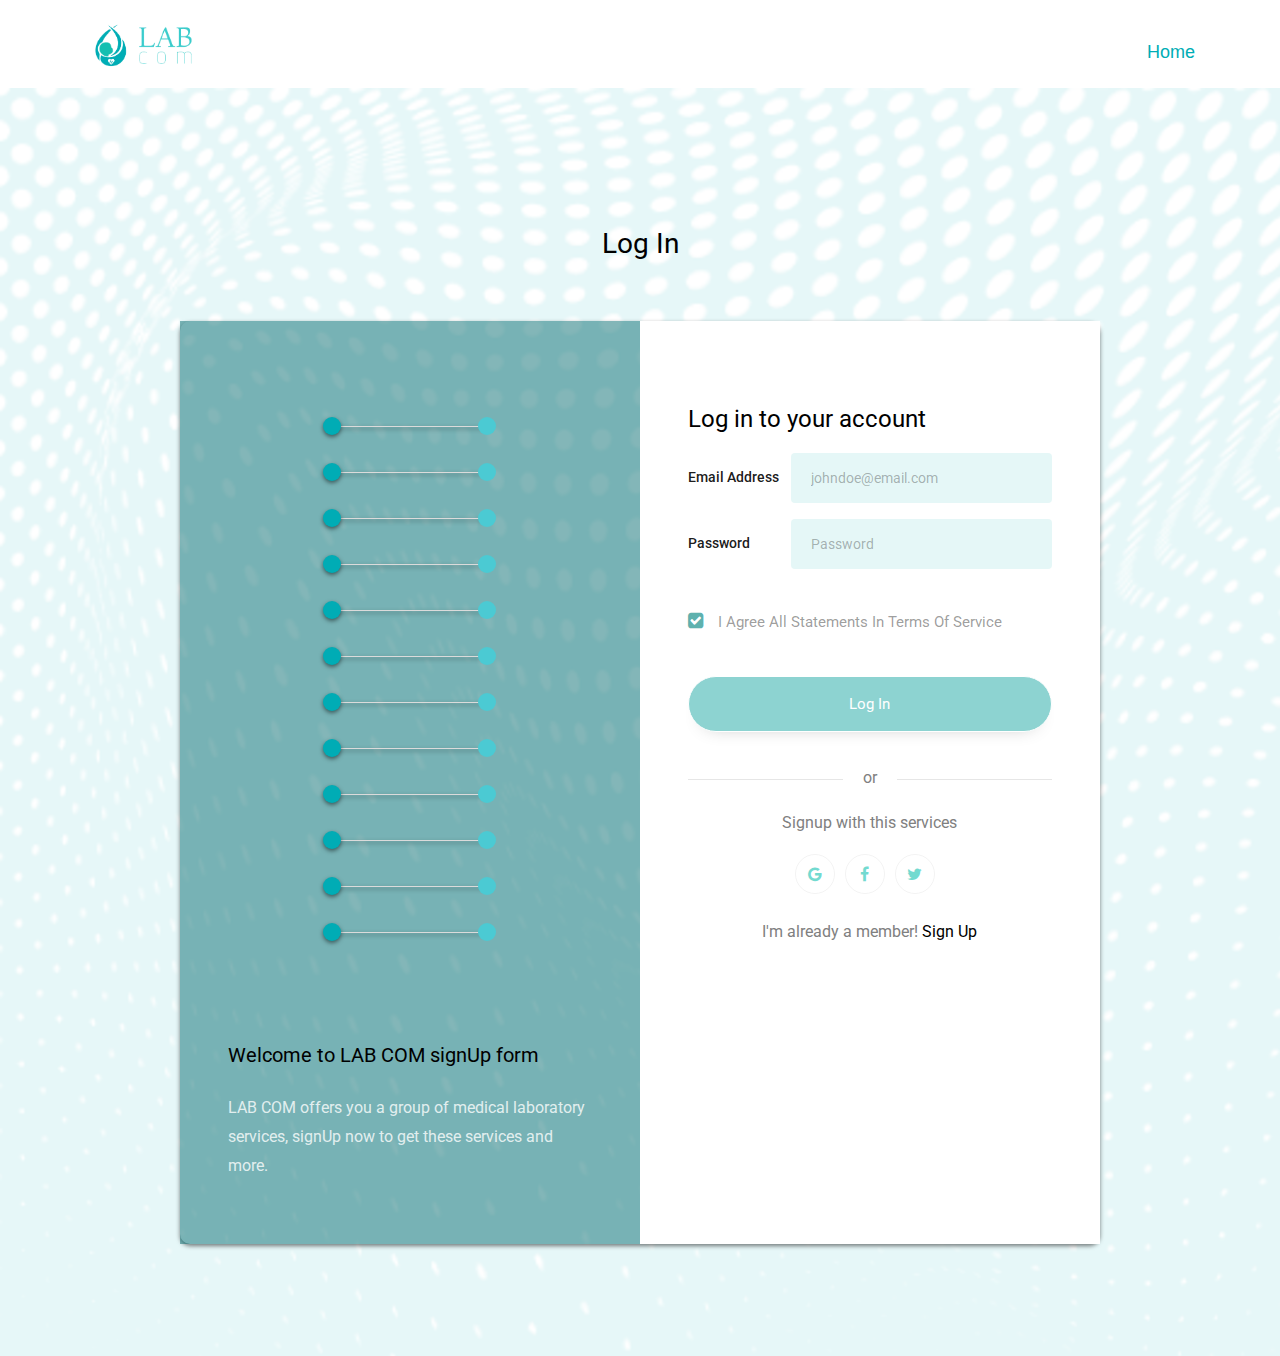
<file: log in.html>
<!doctype html>
<html lang="en">

<head>
    <title>Log In</title>
    <meta charset="utf-8">
    <meta name="viewport" content="width=device-width, initial-scale=1, shrink-to-fit=no">

    <link href="https://fonts.googleapis.com/css?family=Roboto:300,400,500,700&display=swap" rel="stylesheet">

    <link rel="stylesheet" href="https://stackpath.bootstrapcdn.com/font-awesome/4.7.0/css/font-awesome.min.css">

    <link rel="stylesheet" href="log in.css">

</head>

<body>
    <!-- ========================= header start ========================= -->
    <header id="home" class="header">
        <div class="navbar-area">
            <div class="container">
                <div class="row">
                    <div class="col-lg-12">
                        <nav class="navbar navbar-expand-lg">
                            <a class="navbar-brand" href="index.html">
                                <img src="assets/img/logo/logo-removebg-preview (1).png" alt="Logo">
                            </a>
                            <button class="navbar-toggler" type="button" data-toggle="collapse"
                                data-target="#navbarSupportedContent" aria-controls="navbarSupportedContent"
                                aria-expanded="false" aria-label="Toggle navigation">
                                <span class="toggler-icon"></span>
                                <span class="toggler-icon"></span>
                                <span class="toggler-icon"></span>
                            </button>
                            <div class="collapse navbar-collapse sub-menu-bar" id="navbarSupportedContent">
                                <ul id="nav" class="navbar-nav ml-auto">
                                    <li class="nav-item active">
                                        <a class=" active" href="./index.html">Home</a>
                                    </li>
                                </ul>
                            </div> <!-- navbar collapse -->
                        </nav> <!-- navbar -->
                    </div>
                </div> <!-- row -->
            </div> <!-- container -->
        </div> <!-- navbar area -->
        <!-- </div> -->
    </header>

    <section class="ftco-section" style="background-image:url(dna.png);">
        <div class="container">
            <div class="row justify-content-center">
                <div class="col-md-6 text-center mb-5">
                    <h2 class="heading-section">Log In</h2>
                </div>
            </div>
            <div class="row justify-content-center">
                <div class="col-lg-10">
                    <div class="wrap d-md-flex" style=" border-radius: 10px;
                    box-shadow: 0 2px 4px rgba(0.1, 0.1, 0.2, 0.5);">
                        <div class="text-wrap p-4 p-lg-5  align-items-center">
                            <span class="col-lg-10">
                                <div class="strain"></div>
                                <div class="strain"></div>
                                <div class="strain"></div>
                                <div class="strain"></div>
                                <div class="strain"></div>
                                <div class="strain"></div>
                                <div class="strain"></div>
                                <div class="strain"></div>
                                <div class="strain"></div>
                                <div class="strain"></div>
                                <div class="strain"></div>
                                <div class="strain"></div>
                            </span>
                            <div class="text w-100">
                                <h5 class="mb-4">Welcome to LAB COM signUp form</h5>
                                <p>LAB COM offers you a group of medical laboratory services, signUp now to get these
                                    services and more.</p>
                            </div>
                        </div>
                        <div class="login-wrap p-4 p-md-5">
                            <h4 class="mb-3">Log in to your account</h4>
                            <form action="#" class="signup-form">
                                <div class="row">
                                    <div class="col-md-12">
                                        <div class="form-group d-flex align-items-center">
                                            <label class="label" for="email">Email Address</label>
                                            <input type="text" class="form-control" placeholder="johndoe@email.com">
                                        </div>
                                    </div>
                                    <div class="col-md-12">
                                        <div class="form-group d-flex align-items-center">
                                            <label class="label" for="password">Password</label>
                                            <input type="password" class="form-control" placeholder="Password">
                                        </div>
                                    </div>
                                    <div class="col-md-12 my-4">
                                        <div class="form-group">
                                            <div class="w-100">
                                                <label class="checkbox-wrap checkbox-primary">I agree all statements in
                                                    terms of service
                                                    <input type="checkbox" checked>
                                                    <span class="checkmark"></span>
                                                </label>
                                            </div>
                                        </div>
                                    </div>
                                    <div class="col-md-12">
                                        <div class="form-group">
                                            <button id="login" type="submit"
                                                class="btn btn-secondary submit p-3 col-lg-12">Log
                                                In</button>
                                        </div>
                                    </div>
                                </div>

                            </form>
                            <div class="social-wrap">
                                <p class="or">
                                    <span>or</span>
                                </p>
                                <p class="mb-3 text-center">Signup with this services</p>
                                <p class="social-media d-flex justify-content-center">
                                    <a href="#"
                                        class="social-icon google d-flex align-items-center justify-content-center"><span
                                            class="fa fa-google"></span></a>
                                    <a href="#"
                                        class="social-icon facebook d-flex align-items-center justify-content-center"><span
                                            class="fa fa-facebook"></span></a>
                                    <a href="#"
                                        class="social-icon twitter d-flex align-items-center justify-content-center"><span
                                            class="fa fa-twitter"></span></a>
                                </p>
                            </div>
                            <div class="w-100 text-center">
                                <p class="mt-4">I'm already a member! <a href="./sign up.html">Sign Up</a></p>
                            </div>
                        </div>
                    </div>
                </div>
            </div>
        </div>
    </section>

    <!-- <script src="js/jquery.min.js"></script>
    <script src="js/popper.js"></script>
    <script src="js/bootstrap.min.js"></script>
    <script src="js/main.js"></script> -->
    <script src="sign up.js"></script>
</body>

</html>
</file>
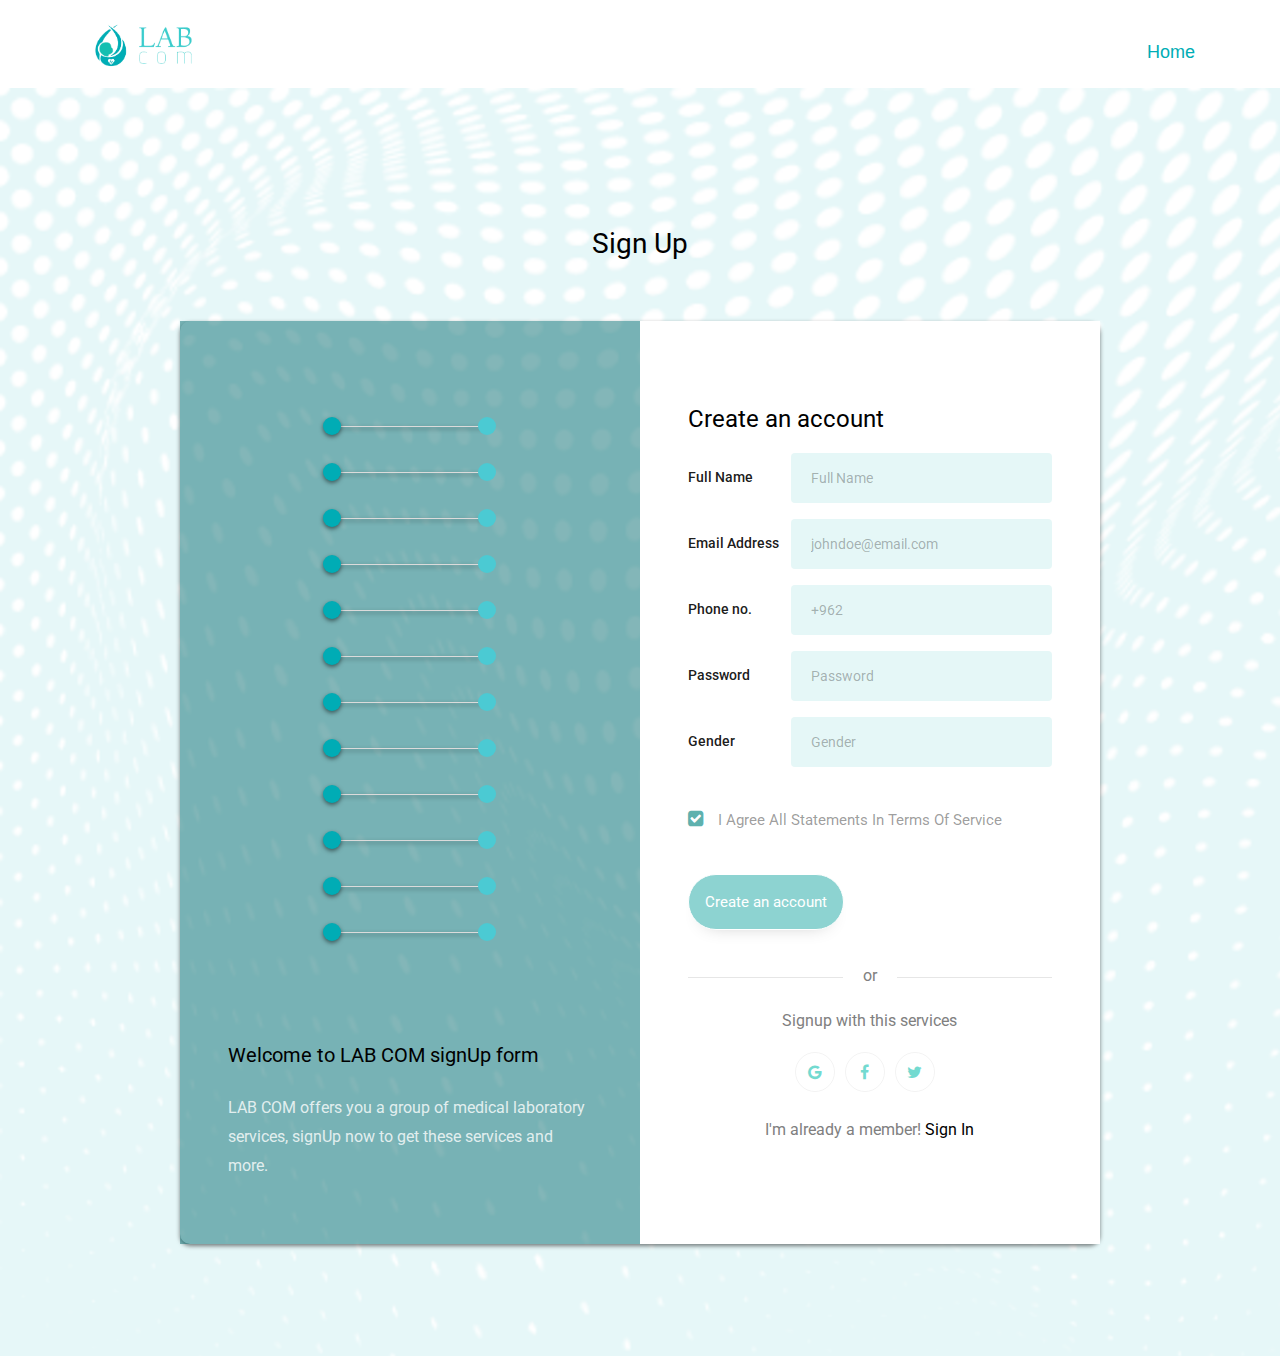
<file: sign up.html>
<!doctype html>
<html lang="en">

<head>
    <title>Sign Up 10</title>
    <meta charset="utf-8">
    <meta name="viewport" content="width=device-width, initial-scale=1, shrink-to-fit=no">

    <link href="https://fonts.googleapis.com/css?family=Roboto:300,400,500,700&display=swap" rel="stylesheet">

    <link rel="stylesheet" href="https://stackpath.bootstrapcdn.com/font-awesome/4.7.0/css/font-awesome.min.css">

    <link rel="stylesheet" href="sign up.css">

</head>

<body>
     <!-- ========================= header start ========================= -->
     <header id="home" class="header">
            <div class="navbar-area">
                <div class="container">
                    <div class="row">
                        <div class="col-lg-12">
                            <nav class="navbar navbar-expand-lg">
                                <a class="navbar-brand" href="index.html">
                                    <img src="assets/img/logo/logo-removebg-preview (1).png" alt="Logo">
                                </a>
                                <button class="navbar-toggler" type="button" data-toggle="collapse"
                                    data-target="#navbarSupportedContent" aria-controls="navbarSupportedContent"
                                    aria-expanded="false" aria-label="Toggle navigation">
                                    <span class="toggler-icon"></span>
                                    <span class="toggler-icon"></span>
                                    <span class="toggler-icon"></span>
                                </button>
                                <div class="collapse navbar-collapse sub-menu-bar" id="navbarSupportedContent">
                                    <ul id="nav" class="navbar-nav ml-auto">
                                        <li class="nav-item active">
                                            <a class="page-scroll active" href="./index.html">Home</a>
                                        </li>
                                    </ul>
                                </div> <!-- navbar collapse -->
                            </nav> <!-- navbar -->
                        </div>
                    </div> <!-- row -->
                </div> <!-- container -->
            </div> <!-- navbar area -->
        <!-- </div> -->
    </header>
    
    <section class="ftco-section" style="background-image:url(dna.png);">
        <div class="container">
            <div class="row justify-content-center">
                <div class="col-md-6 text-center mb-5">
                    <h2 class="heading-section">Sign Up</h2>
                </div>
            </div>
            <div class="row justify-content-center">
                <div class="col-lg-10">
                    <div class="wrap d-md-flex" style=" border-radius: 10px;
                    box-shadow: 0 2px 4px rgba(0.1, 0.1, 0.2, 0.5);">
                        <div class="text-wrap p-4 p-lg-5  align-items-center">
                            <span class="col-lg-10">
                            <div class="strain"></div>
                            <div class="strain"></div>
                            <div class="strain"></div>
                            <div class="strain"></div>
                            <div class="strain"></div>
                            <div class="strain"></div>
                            <div class="strain"></div>
                            <div class="strain"></div>
                            <div class="strain"></div>
                            <div class="strain"></div>
                            <div class="strain"></div>
                            <div class="strain"></div>
                        </span>
                            <div class="text w-100">
                                <h5 class="mb-4">Welcome to LAB COM signUp form</h5>
                                <p>LAB COM offers you a group of medical laboratory services, signUp now to get these services and more.</p>
                            </div>
                        </div>
                        <div class="login-wrap p-4 p-md-5">
                            <h4 class="mb-3">Create an account</h4>
                            <form action="#" class="signup-form">
                                <div class="row">
                                    <div class="col-md-12">
                                        <div class="form-group d-flex align-items-center">
                                            <label class="label" for="name">Full Name</label>
                                            <input type="text" class="form-control" placeholder="Full Name">
                                        </div>
                                    </div>
                                    <div class="col-md-12">
                                        <div class="form-group d-flex align-items-center">
                                            <label class="label" for="email">Email Address</label>
                                            <input type="text" class="form-control" placeholder="johndoe@email.com">
                                        </div>
                                    </div>
                                    <div class="col-md-12">
                                        <div class="form-group d-flex align-items-center">
                                            <label class="label" for="phone">Phone no.</label>
                                            <input type="text" class="form-control" placeholder="+962">
                                        </div>
                                    </div>
                                    <div class="col-md-12">
                                        <div class="form-group d-flex align-items-center">
                                            <label class="label" for="password">Password</label>
                                            <input type="password" class="form-control" placeholder="Password">
                                        </div>
                                    </div>
                                    <div class="col-md-12">
                                        <div class="form-group d-flex align-items-center">
                                            <label class="label" for="website">Gender</label>
                                            <input type="text" class="form-control" placeholder="Gender">
                                        </div>
                                    </div>
                                    <div class="col-md-12 my-4">
                                        <div class="form-group">
                                            <div class="w-100">
                                                <label class="checkbox-wrap checkbox-primary">I agree all statements in
                                                    terms of service
                                                    <input type="checkbox" checked>
                                                    <span class="checkmark"></span>
                                                </label>
                                            </div>
                                        </div>
                                    </div>
                                    <div class="col-md-12">
                                        <div class="form-group">
                                            <button type="submit" class="btn btn-secondary submit p-3">Create an
                                                account</button>
                                        </div>
                                    </div>
                                </div>

                            </form>
                            <div class="social-wrap">
                                <p class="or">
                                    <span>or</span>
                                </p>
                                <p class="mb-3 text-center">Signup with this services</p>
                                <p class="social-media d-flex justify-content-center">
                                    <a href="#"
                                        class="social-icon google d-flex align-items-center justify-content-center"><span
                                            class="fa fa-google"></span></a>
                                    <a href="#"
                                        class="social-icon facebook d-flex align-items-center justify-content-center"><span
                                            class="fa fa-facebook"></span></a>
                                    <a href="#"
                                        class="social-icon twitter d-flex align-items-center justify-content-center"><span
                                            class="fa fa-twitter"></span></a>
                                </p>
                            </div>
                            <div class="w-100 text-center">
                                <p class="mt-4">I'm already a member! <a href="./log in.html">Sign In</a></p>
                            </div>
                        </div>
                    </div>
                </div>
            </div>
        </div>
    </section>

    <!-- <script src="js/jquery.min.js"></script>
    <script src="js/popper.js"></script>
    <script src="js/bootstrap.min.js"></script>
    <script src="js/main.js"></script> -->
<script src="sign up.js"></script>
</body>

</html>
</file>
